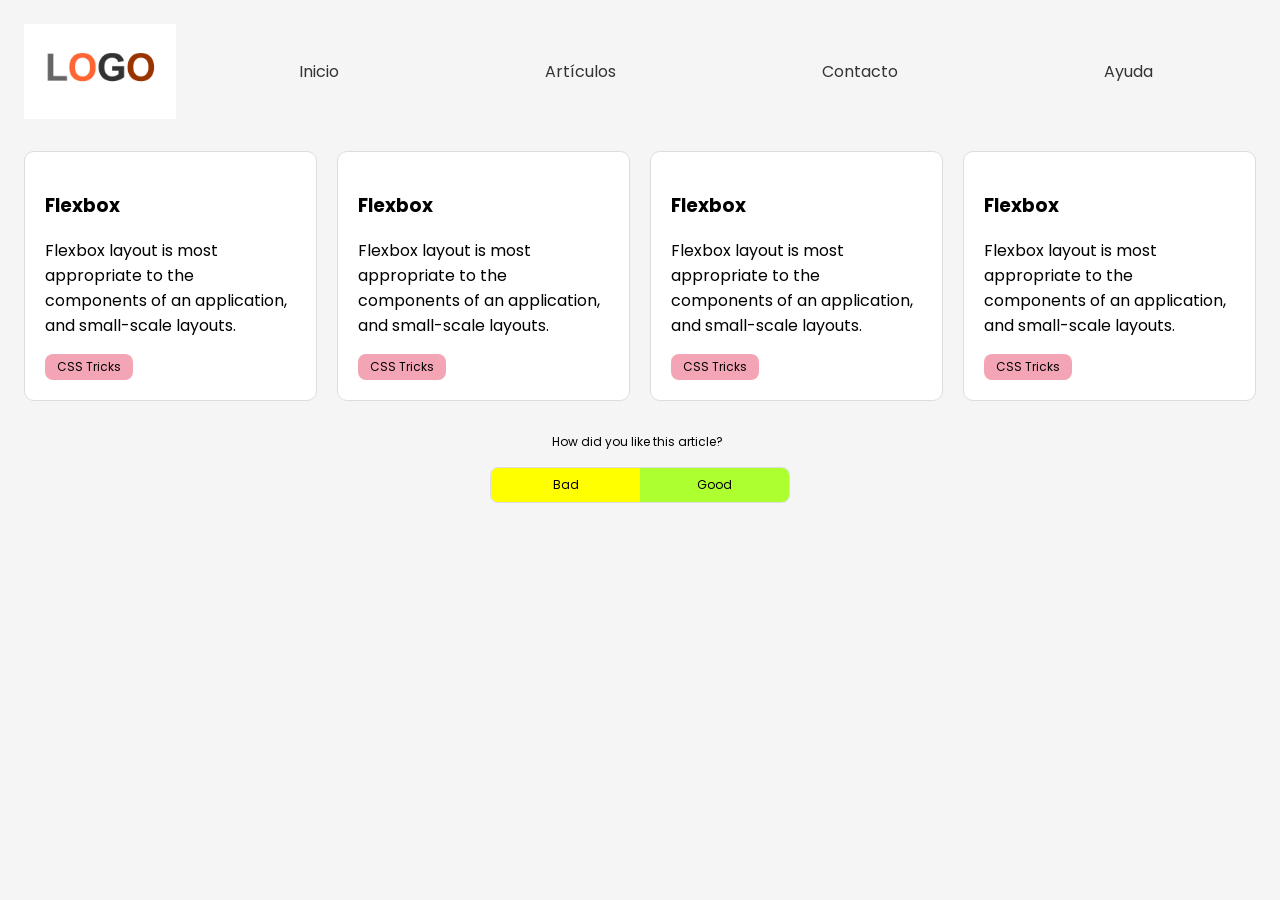
<file: CSS_P13_Evaluable/index.html>
<!doctype html>
<html lang="es">
  <head>
    <meta charset="UTF-8" />
    <meta name="viewport" content="width=device-width, initial-scale=1.0" />
    <title>Ejercicio P13 - Layout Responsive</title>
    <link rel="stylesheet" href="estilos.css" />
  </head>

  <body>
    <!-- HEADER -->
    <header>
      <img src="img/logo.jpg" alt="Logotipo" />

      <nav>
        <ul>
          <li><a href="#">Inicio</a></li>
          <li><a href="#">Artículos</a></li>
          <li><a href="#">Contacto</a></li>
          <li><a href="#">Ayuda</a></li>
        </ul>
      </nav>
    </header>

    <!-- GRID PRINCIPAL -->
    <main class="main-contenedor">
      <article class="card">
        <div class="card-contenido">
          <h3>Flexbox</h3>
          <p>
            Flexbox layout is most appropriate to the components of an
            application, and small-scale layouts.
          </p>
        </div>
        <div class="card_etiqueta">CSS Tricks</div>
      </article>

      <article class="card">
        <div class="card-contenido">
          <h3>Flexbox</h3>
          <p>
            Flexbox layout is most appropriate to the components of an
            application, and small-scale layouts.
          </p>
        </div>
        <div class="card_etiqueta">CSS Tricks</div>
      </article>

      <article class="card">
        <div class="card-contenido">
          <h3>Flexbox</h3>
          <p>
            Flexbox layout is most appropriate to the components of an
            application, and small-scale layouts.
          </p>
        </div>

        <div class="card_etiqueta">CSS Tricks</div>
      </article>

      <article class="card">
        <div class="card-contenido">
          <h3>Flexbox</h3>
          <p>
            Flexbox layout is most appropriate to the components of an
            application, and small-scale layouts.
          </p>
        </div>

        <div class="card_etiqueta">CSS Tricks</div>
      </article>
    </main>

    <!-- FEEDBACK -->
    <div class="pregunta">
      <p>How did you like this article?</p>
    </div>
    <section class="feedback">
      <div class="malo">Bad</div>
      <div class="bueno">Good</div>
    </section>
  </body>
</html>
</file>
<file: CSS_P13_Evaluable/estilos.css>
/* Configuración General y Estilos Base */

@import url("https://fonts.googleapis.com/css2?family=Poppins:wght@400;600&display=swap");

:root {
  /* Variables */
  --color-fondo: #f5f5f5;
  --color-card: #ffffff;
  --color-borde: #ddd;
  --color-feedback: #f3a5b5;
  --color-hover: #ff7a9c;
}

* {
  box-sizing: border-box;
}

body {
  margin: 0;
  min-height: 100vh;
  padding: 1.5rem;
  font-family: "Poppins", sans-serif;
  background-color: var(--color-fondo);
}

/* Header y navegación */
header {
  display: flex;
  align-items: center;
  gap: 1.25rem;
  margin-bottom: 2rem;
}

header img {
  max-width: 9.5rem;
}

nav {
  flex: 1;
}

nav ul {
  display: flex;
  justify-content: space-around;
  list-style: none;
  padding: 0;
  margin: 0;
}

nav a {
  text-decoration: none;
  color: #333;
}

nav a:hover {
  color: var(--color-hover);
}

/* Contenedor principal (GRID) */
.main-contenedor {
  display: grid;
  gap: 1.25rem;
  max-width: 87.5rem;
  margin: 0 auto;
  grid-auto-rows: 1fr;
}

/* Estilos de las Tarjetas (.card) */
.card {
  display: flex;
  flex-direction: column;
  background-color: var(--color-card);
  border: 0.0625rem solid var(--color-borde);
  border-radius: 0.625rem;
  padding: 1.25rem;
}

.card-contenido {
  flex-grow: 1;
}

.card_etiqueta {
  align-self: flex-start;
  background-color: var(--color-feedback);
  padding: 0.25rem 0.75rem;
  border-radius: 0.5rem;
  font-size: 0.75rem;
}

/* Sección de Retroalimentación */
.feedback {
  display: flex;
  width: 18.75rem;
  margin: 1rem auto 0;
  font-size: 0.75rem;
  border: 1px solid var(--color-borde);
  border-radius: 0.5rem;
  overflow: hidden;
}

.pregunta p {
  width: 11rem;
  margin: 2rem auto 0;
  font-size: 0.75rem;
}

.feedback div {
  flex: 1;
  text-align: center;
  padding: 0.5rem;
  cursor: pointer;
  transition: flex 0.3s;
}
.feedback div.malo {
  background-color: yellow;
}
.feedback div.bueno {
  background-color: greenyellow;
}

.feedback div:hover {
  flex: 3;
}

/* Adaptabilidad (Media Queries) */

/* Para movil */
@media (max-width: 600px) {
  .main-contenedor {
    grid-template-columns: 1fr;
  }

  nav ul {
    flex-direction: column;
    gap: 0.5rem;
  }
}

/* Para tablet */
@media (min-width: 601px) {
  .main-contenedor {
    grid-template-columns: repeat(2, 1fr);
  }
}

/* Para escritorio */
@media (min-width: 901px) {
  .main-contenedor {
    grid-template-columns: repeat(4, 1fr);
  }
}
</file>
